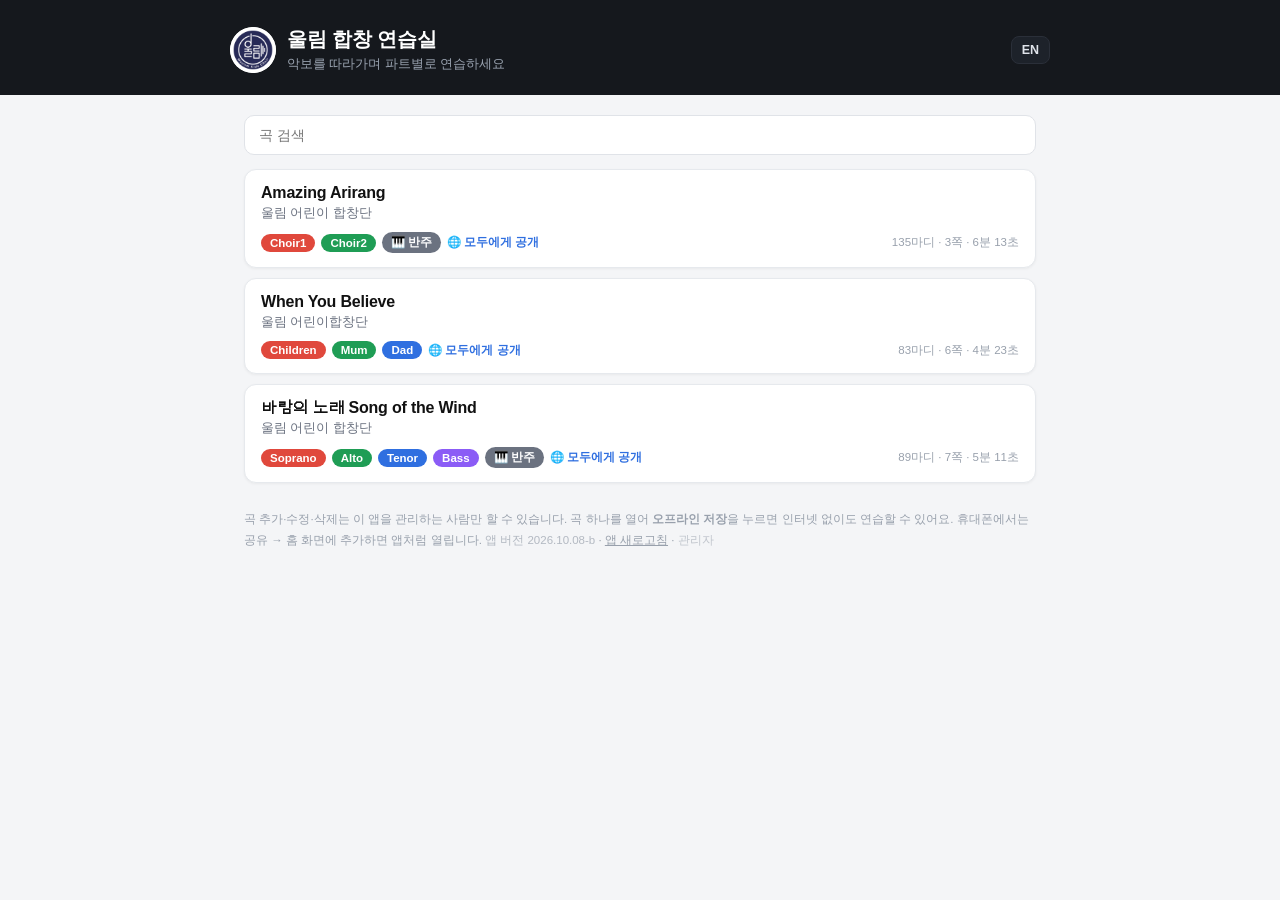
<file: index.html>
<!DOCTYPE html>
<html lang="ko">
<head>
<meta charset="utf-8">
<meta name="viewport" content="width=device-width, initial-scale=1, viewport-fit=cover">
<title data-i18n="app.name">울림 합창 연습실</title>
<meta name="description" data-i18n-content="app.desc" content="악보를 따라가며 파트별로 연습하는 합창 연습 앱">
<meta name="theme-color" content="#15181d">
<link rel="manifest" href="manifest.webmanifest">
<link rel="apple-touch-icon" href="icon-192.png">
<link rel="icon" href="icon-192.png">
<link rel="stylesheet" href="app.css">
</head>
<body>
<div class="top"><div class="inner"><div class="brand">
  <img src="logo-badge.png" width="46" height="46" alt="울림 어린이합창단" data-i18n-alt="logo.alt">
  <div><h1 data-i18n="app.name">울림 합창 연습실</h1><p data-i18n="app.tagline">악보를 따라가며 파트별로 연습하세요</p></div>
</div><button class="btn langbtn" type="button" data-lang-toggle>EN</button></div></div>

<div class="wrap">
  <div class="toolbar">
    <input class="search" id="q" type="search" placeholder="곡 검색" data-i18n-ph="q.ph" autocomplete="off">
    <a class="add" href="add.html" id="addbtn" data-i18n="add.btn" hidden>＋ 곡 추가</a>
  </div>
  <div class="list" id="list"></div>
  <div class="note" id="note"></div>
</div>

<script src="i18n.js"></script>
<script>
const T=I18N.t, E=I18N.esc;
const busy=new Map();                          // 삭제 진행 중인 곡(id → [문구 키, 값]) — 언어를 바꿔 목록을 다시 그려도 유지
const busyText=id=>{ const b=busy.get(id); return b?T(b[0],b[1]):T('del.btn'); };
const COLORS=["#e0483c","#1f9d55","#2f6fe0","#8b5cf6","#e08a1e","#0d9488","#d6336c","#4b5563"];
const fmt=s=>{ let m=Math.floor(s/60), r=Math.round(s%60); if(r===60){ m++; r=0; } return T('fmt.dur',{m,s:String(r).padStart(2,'0')}); };
let songs=[], cached=new Set();

/* 곡 추가·공개·삭제는 저장소 관리자만 — 실제 권한은 GitHub 토큰이 쥐고 있고(토큰 없이는
   GitHub이 거절합니다), 여기서는 그에 맞춰 관리용 버튼을 감춥니다. */
const isOwner=()=>{ try{ const c=JSON.parse(localStorage.getItem('gh')||'{}'); return !!(c.repo&&c.token); }catch(e){ return false; } };
const owner=isOwner();
document.getElementById('addbtn').hidden=!owner;

async function cachedIds(){
  if(!('caches' in window)) return new Set();
  try{
    const keys=await caches.keys(); const out=new Set();
    for(const k of keys){
      if(!k.startsWith('songs-')) continue;
      const c=await caches.open(k);
      for(const r of await c.keys()){
        const m=r.url.match(/songs\/([^/]+)\//); if(m) out.add(m[1]);
      }
    }
    return out;
  }catch(e){ return new Set(); }
}

function render(){
  const q=document.getElementById('q').value.trim().toLowerCase();
  const list=document.getElementById('list');
  const rows=songs.filter(s=>!q||(s.title+' '+(s.subtitle||'')+' '+(s.parts||[]).join(' ')).toLowerCase().includes(q));
  list.innerHTML='';
  if(!rows.length){
    list.innerHTML='<div class="empty">'+(songs.length ? T('empty.search') : (owner ? T('empty.owner') : T('empty.none')))+'</div>';
    return;
  }
  rows.forEach(s=>{
    const a=document.createElement('a');
    a.className='card'; a.href='player.html?song='+encodeURIComponent(s.id);
    const chips=(s.parts||[]).map((p,i)=>`<span class="chip" style="background:${COLORS[i%COLORS.length]}">${E(p)}</span>`).join('')
      +(s.accomp?`<span class="chip" style="background:#6b7280">🎹 ${E(I18N.data(s.accomp))}</span>`:'');
    a.innerHTML=`<h2>${E(s.title)}</h2>`+(s.subtitle?`<p class="sub">${E(I18N.data(s.subtitle))}</p>`:'')+
      `<div class="chips">${chips}
        ${s.local
          ? `<span class="scope only" title="${T('scope.only.tip')}">${T('scope.only')}</span>`
          : `<span class="scope pub" title="${T('scope.pub.tip')}">${T('scope.pub')}</span>`}
        ${!s.local&&cached.has(s.id)?`<span class="saved">${T('saved.offline')}</span>`:''}
        <span class="meta">${s.measures?T('bars',{n:s.measures})+' · ':''}${s.pages?T('pages',{n:s.pages})+' · ':''}${s.duration?fmt(s.duration):''}</span>
        ${owner?`<button class="del" data-fix="${E(s.id)}" title="${T('fix.tip')}">${T('fix.btn')}</button>`:''}
        ${owner||s.local?`<button class="del danger" data-del="${E(s.id)}"${busy.has(s.id)?' disabled':''} title="${s.local?T('del.tip.local'):T('del.tip.pub')}">${E(busyText(s.id))}</button>`:''}
      </div>`;
    list.appendChild(a);
  });
}

let ready=false;
function paintNote(){
  document.getElementById('note').innerHTML =
    (owner ? T('note.owner') : T('note.guest')) + T('note.common') +
    ' <span style="opacity:.7">'+T('note.version',{v:'2026.10.08-b'})+'</span> · <a href="#" id="hard" style="text-decoration:underline">'+T('note.reload')+'</a>' +
    (owner ? '' : ' · <a href="add.html" style="opacity:.55">'+T('note.admin')+'</a>');
  document.getElementById('hard').onclick = async e => {
    e.preventDefault();
    try {
      const rs = await navigator.serviceWorker.getRegistrations();
      await Promise.all(rs.map(r => r.unregister()));
      const keys = await caches.keys();
      await Promise.all(keys.filter(k => k.startsWith('shell-')).map(k => caches.delete(k)));
    } catch (err) {}
    location.reload(true);
  };
}
I18N.onChange(()=>{ if(ready){ render(); paintNote(); } });
(async ()=>{
  try{
    const r=await fetch('songs/index.json',{cache:'no-cache'});
    songs=(await r.json()).songs||[];
  }catch(e){ songs=[]; }
  try{
    const local=JSON.parse(localStorage.getItem('localSongs')||'[]');
    const ids=new Set(songs.map(s=>s.id));
    songs=songs.concat(local.filter(s=>!ids.has(s.id)));
    songs.sort((a,b)=>a.title.localeCompare(b.title));
  }catch(e){}
  cached=await cachedIds();
  render();
  ready=true;
  paintNote();
})();
document.getElementById('q').addEventListener('input',render);
/* ── 곡 삭제 / 다시 만들기 ─────────────────────────── */
const ghCfg = () => { try{ return JSON.parse(localStorage.getItem('gh')||'{}'); }catch(e){ return {}; } };
async function ghApi(path, opt={}){
  const c=ghCfg();
  const r=await fetch('https://api.github.com/repos/'+c.repo+path, {...opt,
    headers:{Authorization:'Bearer '+c.token, Accept:'application/vnd.github+json', ...(opt.headers||{})}});
  if(r.status===404) return null;
  if(!r.ok) throw new Error('GitHub '+r.status+' — '+(await r.text()).slice(0,140));
  return r.json();
}
async function removeLocal(id){
  try{ await caches.delete('songs-'+id); }catch(e){}
  localStorage.setItem('localSongs', JSON.stringify(
    JSON.parse(localStorage.getItem('localSongs')||'[]').filter(s=>s.id!==id)));
}
async function removePublished(id, say){
  const c=ghCfg();
  if(!c.repo||!c.token){
    alert(T('del.needgh'));
    location.href='add.html'; return false;
  }
  const branch=c.branch||'main';
  const files=await ghApi('/contents/songs/'+id+'?ref='+branch);
  if(Array.isArray(files)){
    let i=0;
    for(const f of files){
      say('del.progress',{i:++i,n:files.length,name:f.name});
      await ghApi('/contents/'+f.path, {method:'DELETE',
        body:JSON.stringify({message:'remove '+f.path, sha:f.sha, branch})});
    }
  }
  say('del.updating');
  const cur=await ghApi('/contents/songs/index.json?ref='+branch);
  if(cur&&cur.content){
    let idx={songs:[]};
    try{ idx=JSON.parse(new TextDecoder().decode(Uint8Array.from(atob(cur.content.replace(/\n/g,'')),ch=>ch.charCodeAt(0)))); }catch(e){}
    idx.songs=(idx.songs||[]).filter(s=>s.id!==id);
    const body=btoa(String.fromCharCode(...new TextEncoder().encode(JSON.stringify(idx,null,2))));
    await ghApi('/contents/songs/index.json', {method:'PUT',
      body:JSON.stringify({message:'remove '+id+' from list', content:body, sha:cur.sha, branch})});
  }
  await removeLocal(id);
  return true;
}
document.getElementById('list').addEventListener('click', async e=>{
  const fix=e.target.closest('[data-fix]'), del=e.target.closest('[data-del]');
  if(!fix&&!del) return;
  e.preventDefault(); e.stopPropagation();

  if(fix){
    if(!owner) return;
    sessionStorage.setItem('redoSong', fix.dataset.fix);
    location.href='add.html?redo='+encodeURIComponent(fix.dataset.fix);
    return;
  }

  const id=del.dataset.del, s=songs.find(x=>x.id===id)||{};
  if(busy.has(id)) return;                     // 이미 삭제 중
  const say=(key,vars)=>{ busy.set(id,[key,vars]); const b=[...document.querySelectorAll('[data-del]')].find(x=>x.dataset.del===id); if(b) b.textContent=busyText(id); };
  if(!s.local&&!owner) return;                 // 공개된 곡은 관리자만
  if(!confirm(s.local?T('del.confirm.local',{title:s.title}):T('del.confirm.pub',{title:s.title}))) return;
  del.disabled=true; busy.set(id,['del.btn']);   // 로컬·공개 모두 끝날 때까지 잠근다(언어를 바꿔 다시 그려도 유지)
  let ok=false;
  try{
    if(s.local){ await removeLocal(id); ok=true; }
    else ok=!!(await removePublished(id, say));
  }catch(err){ alert(T('del.fail',{msg:err.message})); }
  finally{ busy.delete(id); }
  if(ok){ songs=songs.filter(x=>x.id!==id); cached.delete(id); }
  render();
});
if('serviceWorker' in navigator) navigator.serviceWorker.register('sw.js').catch(()=>{});
</script>
</body>
</html>
</file>
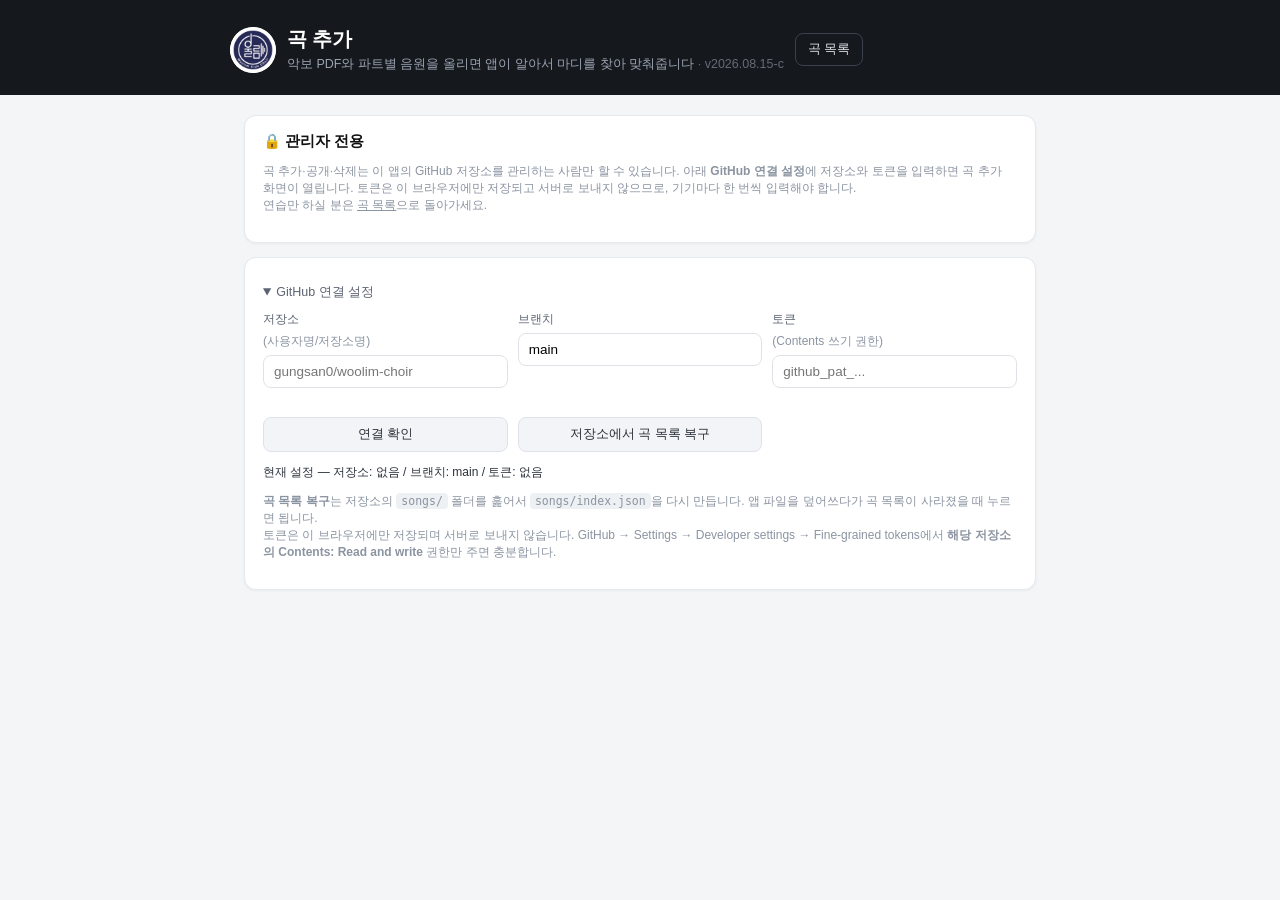
<file: add.html>
<!DOCTYPE html>
<html lang="ko">
<head>
<meta charset="utf-8">
<meta name="viewport" content="width=device-width, initial-scale=1, viewport-fit=cover">
<title>곡 추가 — 울림 합창 연습실</title>
<meta name="theme-color" content="#15181d">
<link rel="manifest" href="manifest.webmanifest">
<link rel="apple-touch-icon" href="icon-192.png">
<link rel="icon" href="icon-192.png">
<link rel="stylesheet" href="app.css">
</head>
<body>
<div class="top"><div class="inner"><div class="brand">
  <img src="logo-badge.png" width="46" height="46" alt="">
  <div><h1>곡 추가</h1><p>악보 PDF와 파트별 음원을 올리면 앱이 알아서 마디를 찾아 맞춰줍니다 <span style="opacity:.6">· v2026.08.15-c</span></p></div>
  <a href="index.html" class="btn ghost" style="margin-left:auto">곡 목록</a>
</div></div></div>

<div class="wrap">

  <!-- 관리자가 아닐 때 보이는 안내 -->
  <section class="box" id="lock" hidden>
    <h3>🔒 관리자 전용</h3>
    <p class="dim">곡 추가·공개·삭제는 이 앱의 GitHub 저장소를 관리하는 사람만 할 수 있습니다.
      아래 <b>GitHub 연결 설정</b>에 저장소와 토큰을 입력하면 곡 추가 화면이 열립니다.
      토큰은 이 브라우저에만 저장되고 서버로 보내지 않으므로, 기기마다 한 번씩 입력해야 합니다.<br>
      연습만 하실 분은 <a href="index.html" style="text-decoration:underline">곡 목록</a>으로 돌아가세요.</p>
  </section>

  <!-- 1. 파일 -->
  <section class="box" data-owner hidden>
    <h3><span class="num">1</span> 파일 올리기</h3>
    <div id="drop" class="drop">
      <p><b>여기로 파일을 끌어다 놓거나</b> 눌러서 선택하세요</p>
      <p class="dim">악보 PDF 1개 · 파트별 음원(파일명에 <code>[파트이름]</code>) · 반주 음원(선택) · MuseScore 파일(.mscz, 선택)<br>반주는 <code>[반주]</code>·<code>[MR]</code>·<code>[Piano]</code> 같은 이름이면 자동으로 잡히고, 아니면 아래에서 골라주세요</p>
      <input id="files" type="file" multiple accept=".pdf,.mscz,.mscx,audio/*" hidden>
    </div>
    <div id="filelist" class="files"></div>
  </section>

  <!-- 2. 정보 -->
  <section class="box" id="s2" hidden>
    <h3><span class="num">2</span> 곡 정보</h3>
    <div class="grid">
      <label>곡 제목<input id="title" type="text" placeholder="예) When You Believe"></label>
      <label>부제 <span class="dim">(선택)</span><input id="subtitle" type="text" placeholder="예) 울림 어린이합창단"></label>
      <label>주소용 아이디<input id="sid" type="text" placeholder="when-you-believe"></label>
      <label>파트 순서 <span class="dim">(악보 위 → 아래)</span><input id="order" type="text" placeholder="Children,Mum,Dad"></label>
      <label>반주 음원 <span class="dim">(선택 · 파트와 함께 깔립니다)</span>
        <select id="acc"><option value="">없음</option></select></label>
    </div>
  </section>

  <!-- 3. 분석 -->
  <section class="box" id="s3" hidden>
    <h3><span class="num">3</span> 악보 분석</h3>
    <div class="row2">
      <button class="go" id="analyze">분석 시작</button>
      <span class="dim" id="prog"></span>
    </div>
    <div id="result" hidden>
      <div class="stats" id="stats"></div>
      <div class="grid">
        <label>한 단의 오선 수 <span class="dim">(자동)</span><input id="sps" type="number" min="1" max="8" placeholder="자동"></label>
        <label>첫 구간 BPM<input id="bpm" type="number" step="0.25" min="20" max="240"></label>
        <label>1마디 시작 시각(초)<input id="off" type="number" step="0.01"></label>
        <label id="ferbox" hidden>늘임표 <span class="dim">(MuseScore 파일 필요)</span><select id="fer"><option value="auto">음원에서 길이 측정 (권장)</option><option value="note">붙은 음표 길이만큼</option><option value="off">반영 안 함</option></select></label>
        <label>&nbsp;<button class="btn wide" id="redo">이 값으로 다시 계산</button></label>
      </div>
      <p class="dim">아래 미리보기에서 마디 상자가 실제 마디와 맞는지, 재생 위치가 악보와 맞는지 확인해주세요.</p>
      <div id="preview" class="preview"></div>
      <div class="row2">
        <button class="btn" id="ptest">▶ 30초 들으며 확인</button>
        <span class="dim" id="ptxt"></span>
      </div>
    </div>
  </section>

  <!-- 4. 저장 -->
  <section class="box" id="s4" hidden>
    <h3><span class="num">4</span> 저장</h3>
    <div class="row2">
      <button class="go" id="save">이 기기에 저장</button>
      <button class="btn" id="zip">폴더 zip 내려받기</button>
      <button class="btn" id="pub">모두에게 공개 (GitHub)</button>
    </div>
    <p class="dim" id="savemsg"></p>


  </section>

  <section class="box">
    <details id="ghbox">
      <summary>GitHub 연결 설정</summary>
      <div class="grid">
        <label>저장소 <span class="dim">(사용자명/저장소명)</span><input id="ghrepo" type="text" placeholder="gungsan0/woolim-choir"></label>
        <label>브랜치<input id="ghbranch" type="text" placeholder="main"></label>
        <label>토큰 <span class="dim">(Contents 쓰기 권한)</span><input id="ghtoken" type="password" placeholder="github_pat_..."></label>
        <label>&nbsp;<button class="btn wide" id="ghtest">연결 확인</button></label>
        <label>&nbsp;<button class="btn wide" id="ghsync">저장소에서 곡 목록 복구</button></label>
      </div>
      <p class="dim" id="ghmsg" style="min-height:1.2em;color:#2b313a"></p>
      <p class="dim"><b>곡 목록 복구</b>는 저장소의 <code>songs/</code> 폴더를 훑어서 <code>songs/index.json</code>을 다시 만듭니다. 앱 파일을 덮어쓰다가 곡 목록이 사라졌을 때 누르면 됩니다.<br>토큰은 이 브라우저에만 저장되며 서버로 보내지 않습니다. GitHub → Settings → Developer settings →
        Fine-grained tokens에서 <b>해당 저장소의 Contents: Read and write</b> 권한만 주면 충분합니다.</p>
    </details>
  </section>

</div>
<script src="vendor/fflate.min.js"></script>
<script type="module" src="add.js"></script>
</body>
</html>
</file>
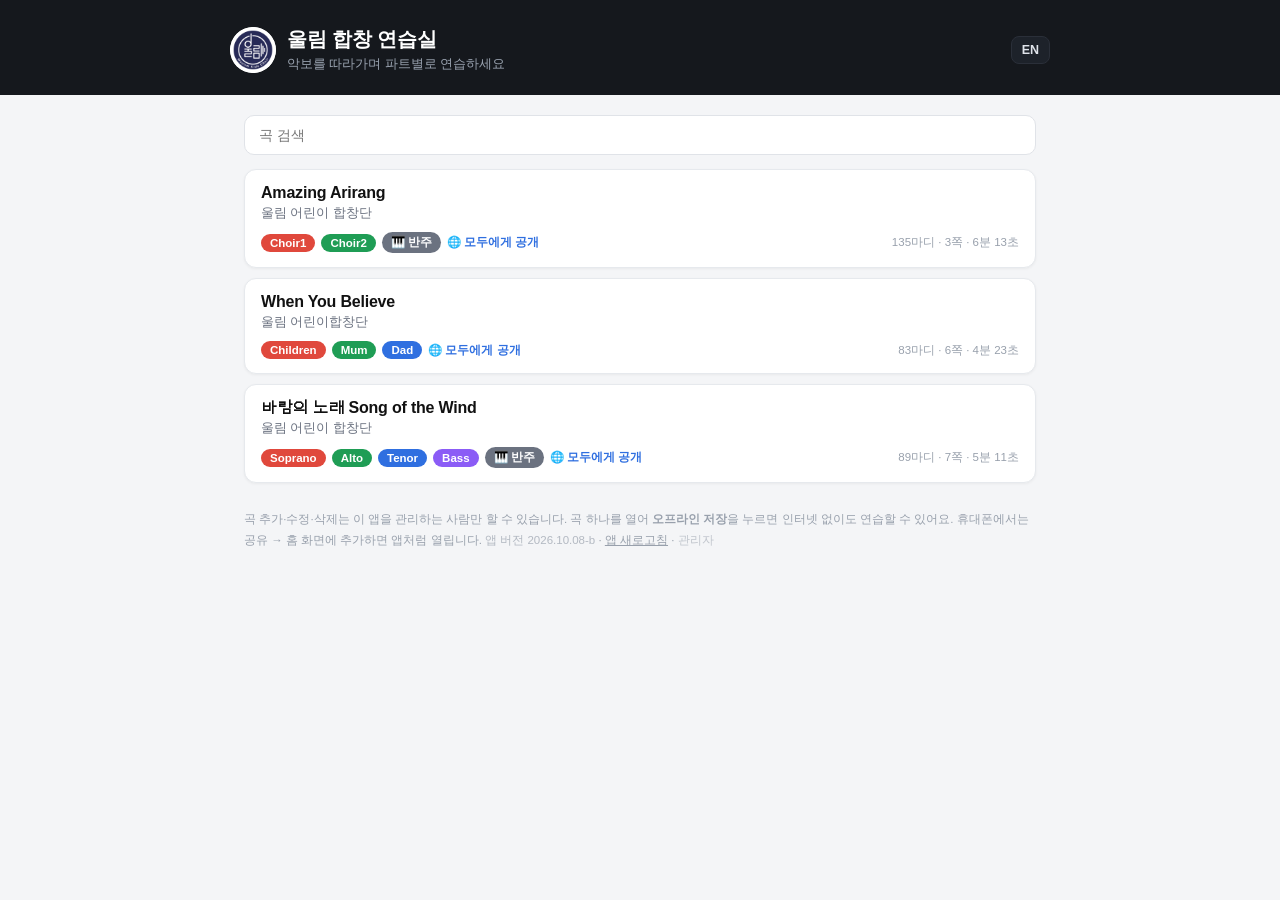
<file: player.html>
<!DOCTYPE html>
<html lang="ko">
<head>
<meta charset="utf-8">
<meta name="viewport" content="width=device-width, initial-scale=1, viewport-fit=cover">
<title data-i18n="app.name">울림 합창 연습실</title>
<meta name="theme-color" content="#15181d">
<link rel="manifest" href="manifest.webmanifest">
<link rel="apple-touch-icon" href="icon-192.png">
<link rel="icon" href="icon-192.png">
<link rel="stylesheet" href="app.css">
</head>
<body>
<header>
  <div class="row">
    <a class="back" href="index.html" title="곡 목록" aria-label="곡 목록" data-i18n-title="back" data-i18n-aria="back">&#8592;</a>
    <a href="index.html" class="logo" aria-label="울림 합창 연습실" data-i18n-aria="app.name"><img src="logo-badge.png" width="30" height="30" alt=""></a>
    <h1 class="title" id="ttl">&nbsp;</h1>
    <div class="parts" id="parts"></div>
    <button class="btn" id="mix" title="두 파트 이상 겹쳐서 함께 듣기" data-i18n="mix" data-i18n-title="mix.tip">겹쳐 듣기</button>
    <button class="btn" id="acc" hidden title="반주를 함께 깔기" data-i18n="acc" data-i18n-title="acc.tip">🎹 반주</button>
    <input id="accvol" class="vol" type="range" min="0" max="100" value="60" hidden aria-label="반주 음량" data-i18n-aria="acc.vol">
    <span class="mono" id="st"></span>
    <span class="tag" id="lp"></span>
    <button class="btn langbtn" type="button" data-lang-toggle style="margin-left:auto">EN</button>
  </div>
  <div class="row">
    <button id="play" aria-label="재생" data-i18n-aria="play">&#9654;</button>
    <span class="mono" id="tm">0:00 / 0:00</span>
    <input id="bar" type="range" min="0" max="1000" value="0" aria-label="재생 위치" data-i18n-aria="pos">
    <span class="mono" id="mn" data-i18n="bar.n" data-i18n-args='{"n":1}'>마디 1</span>
    <button class="btn" data-sp="0.6">0.6&times;</button>
    <button class="btn" data-sp="0.75">0.75&times;</button>
    <button class="btn" data-sp="0.9">0.9&times;</button>
    <button class="btn act" data-sp="1">1&times;</button>
    <button class="btn" id="loop" data-i18n="loop">🔁 구간 반복</button>
    <span class="mono" style="margin-left:2px" data-i18n="zoom">확대</span>
    <button class="btn zm act" data-z="1">1&times;</button>
    <button class="btn zm" data-z="1.6">1.6&times;</button>
    <button class="btn zm" data-z="2.4">2.4&times;</button>
    <button class="btn" id="syncm" title="악보를 0.2초 빠르게" data-i18n-title="sync.earlier">◀</button>
    <button class="btn" id="sync" title="누르면 0으로 되돌립니다" data-i18n-title="sync.reset" data-i18n="sync.label" data-i18n-args='{"v":"+0.0"}'>싱크 +0.0초</button>
    <button class="btn" id="syncp" title="악보를 0.2초 늦게" data-i18n-title="sync.later">▶</button>
    <button class="btn" id="dl" data-i18n="dl.save">오프라인 저장</button>
    <button class="btn" id="rf" title="이 곡의 악보·음원을 최신으로 다시 받기" data-i18n-title="rf.tip">↻</button>
  </div>
</header>
<div id="spacer"></div>
<div class="hint" data-i18n-html="hint">
  마디를 <b>클릭</b>하면 그 지점부터 재생 · <b>Shift+클릭</b> 두 번으로 구간 반복(A→B) 설정 ·
  <kbd>Space</kbd> 재생/정지 · <kbd>&larr;</kbd><kbd>&rarr;</kbd> 한 마디 이동 ·
  <b>🔁 구간 반복</b>을 누른 뒤 시작·끝 마디를 차례로 누르면 그 구간만 반복됩니다 · <b>🎹 반주</b>를 켜면 반주가 함께 깔립니다(옆 슬라이더로 음량 조절) · <b>겹쳐 듣기</b>를 켜면 두 파트 이상을 동시에 들을 수 있어요
</div>
<main id="main"></main>
<footer id="foot"></footer>
<script src="i18n.js"></script>
<script src="player.js"></script>
</body>
</html>
</file>
<file: app.css>
:root{
  --bg:#f4f5f7; --panel:#15181d; --line:#2a2f39; --ink:#111; --muted:#6b7280;
}
*{box-sizing:border-box}
[hidden]{display:none!important}   /* .add 처럼 display 를 지정한 요소도 확실히 숨기기 위해 */
html,body{overscroll-behavior-y:none}
body{margin:0;background:var(--bg);color:var(--ink);
  font-family:-apple-system,BlinkMacSystemFont,"Apple SD Gothic Neo","Noto Sans KR",Segoe UI,sans-serif;
  -webkit-text-size-adjust:100%}
a{color:inherit;text-decoration:none}
button{font-family:inherit}

/* ── 랜딩 ───────────────────────────────────── */
.top{background:var(--panel);color:#fff;padding:26px 18px 22px}
.top .inner{max-width:820px;margin:0 auto;display:flex;align-items:center;justify-content:space-between;gap:12px}
.langbtn{flex:0 0 auto;white-space:nowrap;font-weight:600}
.brand{display:flex;align-items:center;gap:11px}
.brand svg{flex:0 0 auto}
.brand h1{font-size:20px;margin:0;font-weight:700;letter-spacing:-.2px}
.brand p{margin:3px 0 0;font-size:12.5px;color:#9aa3b0}
.wrap{max-width:820px;margin:20px auto 60px;padding:0 14px}
.search{width:100%;padding:11px 14px;border:1px solid #e0e3e8;border-radius:10px;font-size:14px;background:#fff;outline:none}
.search:focus{border-color:#98a3b3}
.list{margin:14px 0 0;display:grid;gap:10px}
.card{display:block;background:#fff;border:1px solid #e6e9ed;border-radius:12px;padding:14px 16px;
  box-shadow:0 1px 3px rgba(0,0,0,.05);transition:.13s;cursor:pointer}
.card:hover{border-color:#c8cfd8;box-shadow:0 3px 12px rgba(0,0,0,.09);transform:translateY(-1px)}
.card h2{margin:0;font-size:16px;font-weight:650;letter-spacing:-.2px}
.card .sub{margin:3px 0 0;font-size:12.5px;color:var(--muted)}
.chips{display:flex;gap:6px;flex-wrap:wrap;margin-top:10px;align-items:center}
.chip{font-size:11.5px;font-weight:650;color:#fff;padding:3px 9px;border-radius:999px}
.meta{font-size:11.5px;color:#98a0ac;margin-left:auto;white-space:nowrap}
.saved{font-size:11.5px;color:#1f9d55;font-weight:650}
.scope{font-size:11.5px;font-weight:650;white-space:nowrap}
.scope.pub{color:#2f6fe0}
.scope.only{color:#e08a1e}
.empty{background:#fff;border:1px dashed #d5dae1;border-radius:12px;padding:26px 18px;color:var(--muted);font-size:13.5px;line-height:1.8}
.note{margin-top:26px;font-size:11.5px;color:#98a0ac;line-height:1.8}

/* ── 플레이어 ───────────────────────────────── */
header{position:fixed;top:0;left:0;right:0;z-index:50;background:var(--panel);color:#fff;
  padding:9px 12px;box-shadow:0 2px 14px rgba(0,0,0,.25)}
.row{display:flex;align-items:center;gap:8px;flex-wrap:wrap}
.row + .row{margin-top:8px}
.back{color:#9aa3b0;font-size:18px;padding:0 4px 0 0;line-height:1}
.logo{display:flex;align-items:center;flex:0 0 auto}
.logo img{display:block;border-radius:50%}
.brand img{display:block;border-radius:50%;background:#fff}
.title{font-size:15px;margin:0 6px 0 0;font-weight:600;white-space:nowrap;overflow:hidden;text-overflow:ellipsis;max-width:34vw}
.parts{display:flex;gap:6px;flex-wrap:wrap}
.part{border:1px solid var(--line);background:#1d222a;color:#c8cdd6;padding:7px 14px;border-radius:999px;
  cursor:pointer;font-size:13px;font-weight:600;transition:.15s;-webkit-tap-highlight-color:transparent}
.part:hover{background:#252b35}
.part.on{color:#fff;border-color:transparent}
button.btn{border:1px solid var(--line);background:#1d222a;color:#dfe3ea;padding:6px 10px;border-radius:8px;cursor:pointer;font-size:12.5px}
button.btn:hover{background:#252b35}
button.btn.act{background:#3b4658;color:#fff;border-color:#4a5769}
#play{width:42px;height:42px;border-radius:50%;background:#fff;color:#15181d;font-size:15px;border:none;
  display:flex;align-items:center;justify-content:center;cursor:pointer;flex:0 0 auto}
#bar{flex:1;min-width:140px;height:6px;-webkit-appearance:none;appearance:none;background:#39404c;border-radius:3px;outline:none}
#bar::-webkit-slider-thumb{-webkit-appearance:none;width:15px;height:15px;border-radius:50%;background:#fff;cursor:pointer}
#bar::-moz-range-thumb{width:15px;height:15px;border:0;border-radius:50%;background:#fff}
.mono{font-variant-numeric:tabular-nums;font-size:12px;color:#9aa3b0;white-space:nowrap}
.tag{font-size:12px;color:#ffc94d}
main{max-width:940px;margin:16px auto 70px;padding:0 10px;transition:max-width .15s}
.page{position:relative;margin:0 0 16px;background:#fff;box-shadow:0 1px 8px rgba(0,0,0,.12);border-radius:4px;overflow:hidden}
.page img{display:block;width:100%}
.ov{position:absolute;inset:0}
.hit{position:absolute;cursor:pointer;-webkit-tap-highlight-color:transparent}
.hit:hover{background:rgba(0,0,0,.05)}
.hl{position:absolute;border-radius:4px;pointer-events:none;mix-blend-mode:multiply}
.sys{position:absolute;pointer-events:none;border:1.5px solid rgba(0,0,0,.28);border-radius:5px;background:rgba(0,0,0,.03)}
.loopmark{position:absolute;background:rgba(255,190,0,.28);pointer-events:none;border-radius:3px}
.hint{max-width:940px;margin:14px auto 0;padding:10px 14px;font-size:12.5px;color:#5c6472;background:#fff;
  border:1px solid #e3e6ea;border-radius:8px;line-height:1.8}
kbd{background:#eef0f3;border:1px solid #d7dbe0;border-bottom-width:2px;border-radius:4px;padding:1px 5px;font-size:11px;font-family:inherit}
footer{max-width:940px;margin:0 auto 40px;padding:0 14px;font-size:11.5px;color:#98a0ac;line-height:1.7}
@media (max-width:640px){
  .hint{display:none} .title{display:none}
  header{padding:7px 8px} .row{gap:6px} .row + .row{margin-top:6px}
  .part{padding:6px 11px;font-size:12.5px} button.btn{padding:5px 8px;font-size:11.5px}
  [data-sp="0.6"],[data-sp="0.9"]{display:none} #play{width:38px;height:38px}
  .mono{font-size:11px}
}

/* ── 곡 추가 페이지 ─────────────────────────── */
.btn.ghost{background:transparent;border:1px solid #3a414d;color:#dfe3ea;padding:7px 12px;border-radius:8px;text-decoration:none;font-size:12.5px}
.box{background:#fff;border:1px solid #e6e9ed;border-radius:12px;padding:16px 18px;margin:0 0 14px;box-shadow:0 1px 3px rgba(0,0,0,.05)}
.box h3{margin:0 0 12px;font-size:14.5px;display:flex;align-items:center;gap:8px}
.num{display:inline-flex;width:21px;height:21px;border-radius:50%;background:#15181d;color:#fff;font-size:12px;align-items:center;justify-content:center}
.drop{border:2px dashed #cfd6df;border-radius:10px;padding:26px 16px;text-align:center;cursor:pointer;transition:.13s;background:#fbfcfd}
.drop:hover,.drop.over{border-color:#8b96a5;background:#f4f7fb}
.drop p{margin:0 0 6px;font-size:13.5px}
.dim{color:#8b94a1;font-size:12px}
code{background:#eef1f4;padding:1px 5px;border-radius:4px;font-size:11.5px}
.files{margin-top:10px;display:grid;gap:5px}
.files .f{display:flex;gap:10px;font-size:12.5px;background:#f6f8fa;border-radius:7px;padding:6px 10px}
.files .f b{min-width:104px;color:#3b4453}
.files .f span{color:#6b7280;overflow:hidden;text-overflow:ellipsis;white-space:nowrap}
.grid{display:grid;grid-template-columns:repeat(auto-fit,minmax(200px,1fr));gap:10px}
.grid label{font-size:12px;color:#5c6472;display:flex;flex-direction:column;gap:5px}
.grid input{padding:8px 10px;border:1px solid #dfe3e8;border-radius:8px;font-size:13.5px;outline:none;font-family:inherit}
.grid input:focus{border-color:#98a3b3}
.row2{display:flex;align-items:center;gap:10px;flex-wrap:wrap;margin-bottom:10px}
.go{background:#15181d;color:#fff;border:none;padding:10px 18px;border-radius:9px;font-size:13.5px;font-weight:600;cursor:pointer}
.go:disabled{opacity:.5}
.box .btn{background:#f2f4f7;border:1px solid #dfe3e8;color:#2b313a}
.box .btn:hover{background:#e9edf2}
.btn.wide{width:100%;padding:8px}
.stats{display:grid;gap:6px;margin:4px 0 14px}
.stats div{font-size:13px;display:flex;gap:10px}
.stats span{min-width:52px;color:#8b94a1;font-size:12px}
.stats .ok{color:#1f9d55}.stats .warn{color:#d97706}
.preview{display:grid;gap:12px;margin:12px 0}
.pv{position:relative;border:1px solid #e6e9ed;border-radius:6px;overflow:hidden;background:#fff}
.pv img{display:block;width:100%}
.pv i{position:absolute;display:block}
.pv span{position:absolute;font-size:9px;color:#c0392b;transform:translateY(-100%)}
.pv.cue::after{content:'';position:absolute;left:var(--x);width:var(--w);top:var(--y);height:var(--h);
  border:2px solid #111;border-radius:5px;background:rgba(0,0,0,.05)}
details summary{cursor:pointer;font-size:12.5px;color:#5c6472;margin:10px 0}
.wrap .add{display:inline-flex;align-items:center;gap:6px;background:#15181d;color:#fff;padding:11px 16px;border-radius:9px;
  font-size:13px;font-weight:600;margin-left:auto;white-space:nowrap;flex:0 0 auto}
.toolbar{display:flex;align-items:center;gap:10px;margin-bottom:2px}
.toolbar .search{flex:1 1 auto;min-width:0}

.del{border:1px solid #e2e6eb;background:#fff;color:#7b8390;font-size:11.5px;line-height:1;cursor:pointer;
  padding:5px 9px;border-radius:7px;margin-left:8px}
.del:hover{background:#f2f4f7;color:#2b313a;border-color:#cfd6df}
.del.danger:hover{background:#fdeceb;color:#c0392b;border-color:#f2c3bf}
.del:disabled{opacity:.6}
.chips .meta{margin-left:auto}

.vol{width:76px;height:5px;-webkit-appearance:none;appearance:none;background:#39404c;border-radius:3px;outline:none;flex:0 0 auto}
.vol::-webkit-slider-thumb{-webkit-appearance:none;width:13px;height:13px;border-radius:50%;background:#fff;cursor:pointer}
.vol::-moz-range-thumb{width:13px;height:13px;border:0;border-radius:50%;background:#fff}
</file>
